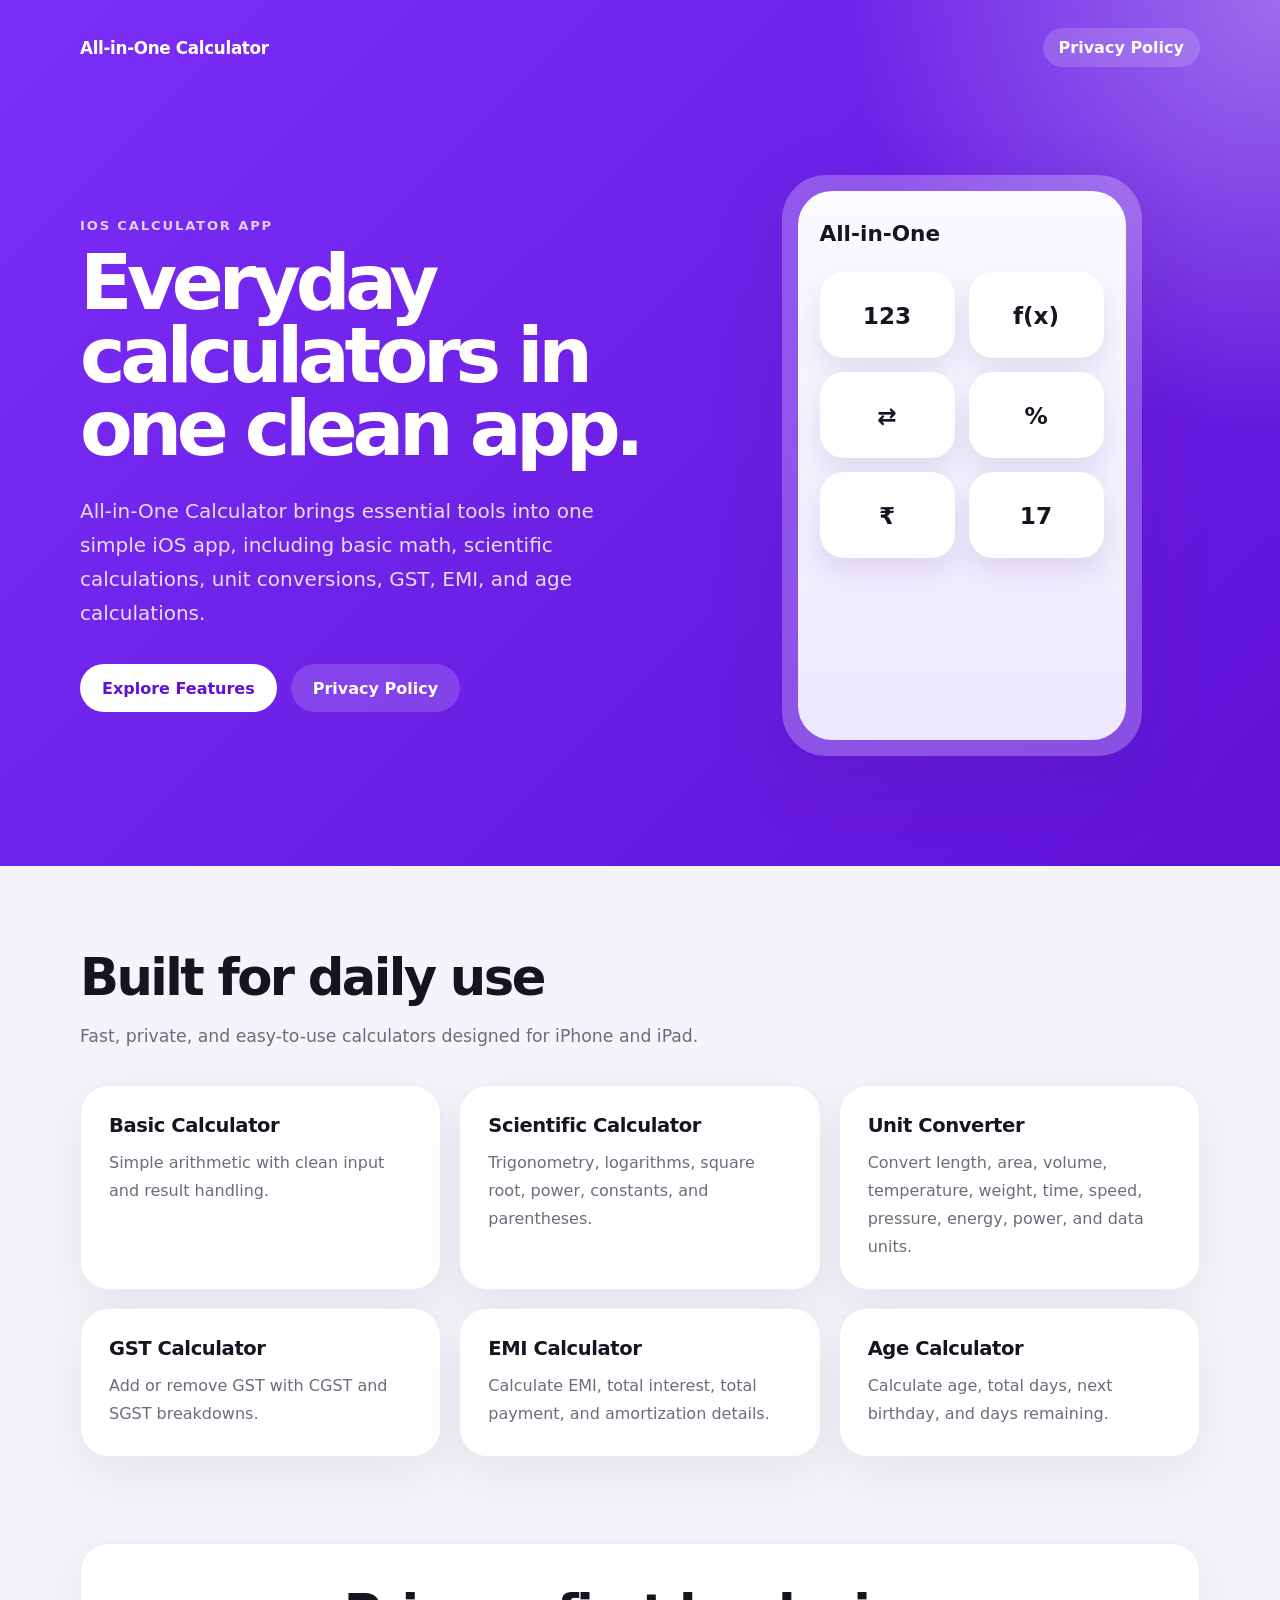
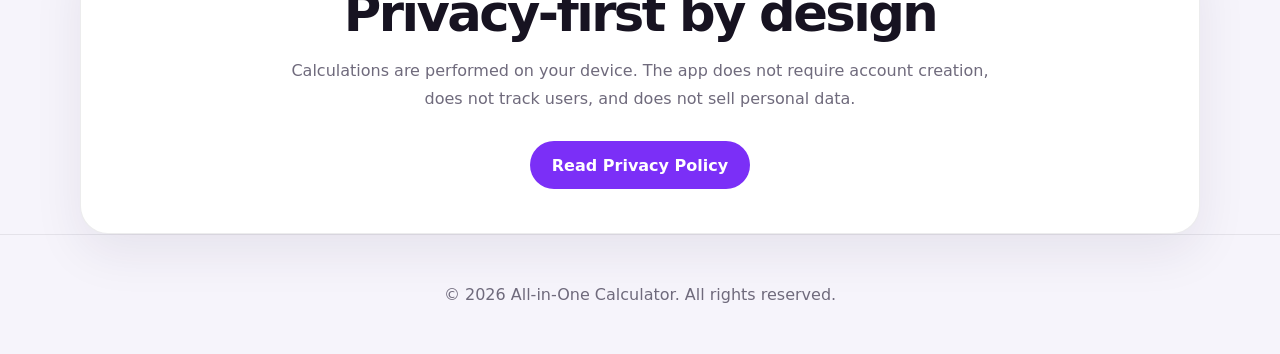
<file: index.html>
<!DOCTYPE html>
<html lang="en">
<head>
  <meta charset="UTF-8" />
  <meta name="viewport" content="width=device-width, initial-scale=1.0" />
  <meta name="description" content="All-in-One Calculator is an iOS app with basic calculator, scientific calculator, unit converter, GST calculator, EMI calculator, and age calculator tools." />
  <title>All-in-One Calculator</title>
  <link rel="stylesheet" href="./styles.css" />
</head>
<body>
  <header class="hero">
    <nav class="nav">
      <a class="brand" href="./index.html">All-in-One Calculator</a>
      <a href="./privacy.html" class="nav-link">Privacy Policy</a>
    </nav>

    <section class="hero-content">
      <div>
        <p class="eyebrow">iOS Calculator App</p>
        <h1>Everyday calculators in one clean app.</h1>
        <p class="hero-text">
          All-in-One Calculator brings essential tools into one simple iOS app, including basic math,
          scientific calculations, unit conversions, GST, EMI, and age calculations.
        </p>
        <div class="actions">
          <a href="#features" class="button primary">Explore Features</a>
          <a href="./privacy.html" class="button secondary">Privacy Policy</a>
        </div>
      </div>

      <div class="phone-card" aria-label="App preview">
        <div class="screen">
          <div class="screen-header">All-in-One</div>
          <div class="grid">
            <span>123</span>
            <span>f(x)</span>
            <span>⇄</span>
            <span>%</span>
            <span>₹</span>
            <span>17</span>
          </div>
        </div>
      </div>
    </section>
  </header>

  <main>
    <section id="features" class="section">
      <h2>Built for daily use</h2>
      <p class="section-subtitle">
        Fast, private, and easy-to-use calculators designed for iPhone and iPad.
      </p>

      <div class="feature-grid">
        <article class="card"><h3>Basic Calculator</h3><p>Simple arithmetic with clean input and result handling.</p></article>
        <article class="card"><h3>Scientific Calculator</h3><p>Trigonometry, logarithms, square root, power, constants, and parentheses.</p></article>
        <article class="card"><h3>Unit Converter</h3><p>Convert length, area, volume, temperature, weight, time, speed, pressure, energy, power, and data units.</p></article>
        <article class="card"><h3>GST Calculator</h3><p>Add or remove GST with CGST and SGST breakdowns.</p></article>
        <article class="card"><h3>EMI Calculator</h3><p>Calculate EMI, total interest, total payment, and amortization details.</p></article>
        <article class="card"><h3>Age Calculator</h3><p>Calculate age, total days, next birthday, and days remaining.</p></article>
      </div>
    </section>

    <section class="section privacy-callout">
      <h2>Privacy-first by design</h2>
      <p>
        Calculations are performed on your device. The app does not require account creation,
        does not track users, and does not sell personal data.
      </p>
      <a href="./privacy.html" class="button primary">Read Privacy Policy</a>
    </section>
  </main>

  <footer class="footer">
    <p>© <span id="year"></span> All-in-One Calculator. All rights reserved.</p>
  </footer>

  <script>
    document.getElementById("year").textContent = new Date().getFullYear();
  </script>
</body>
</html>
</file>
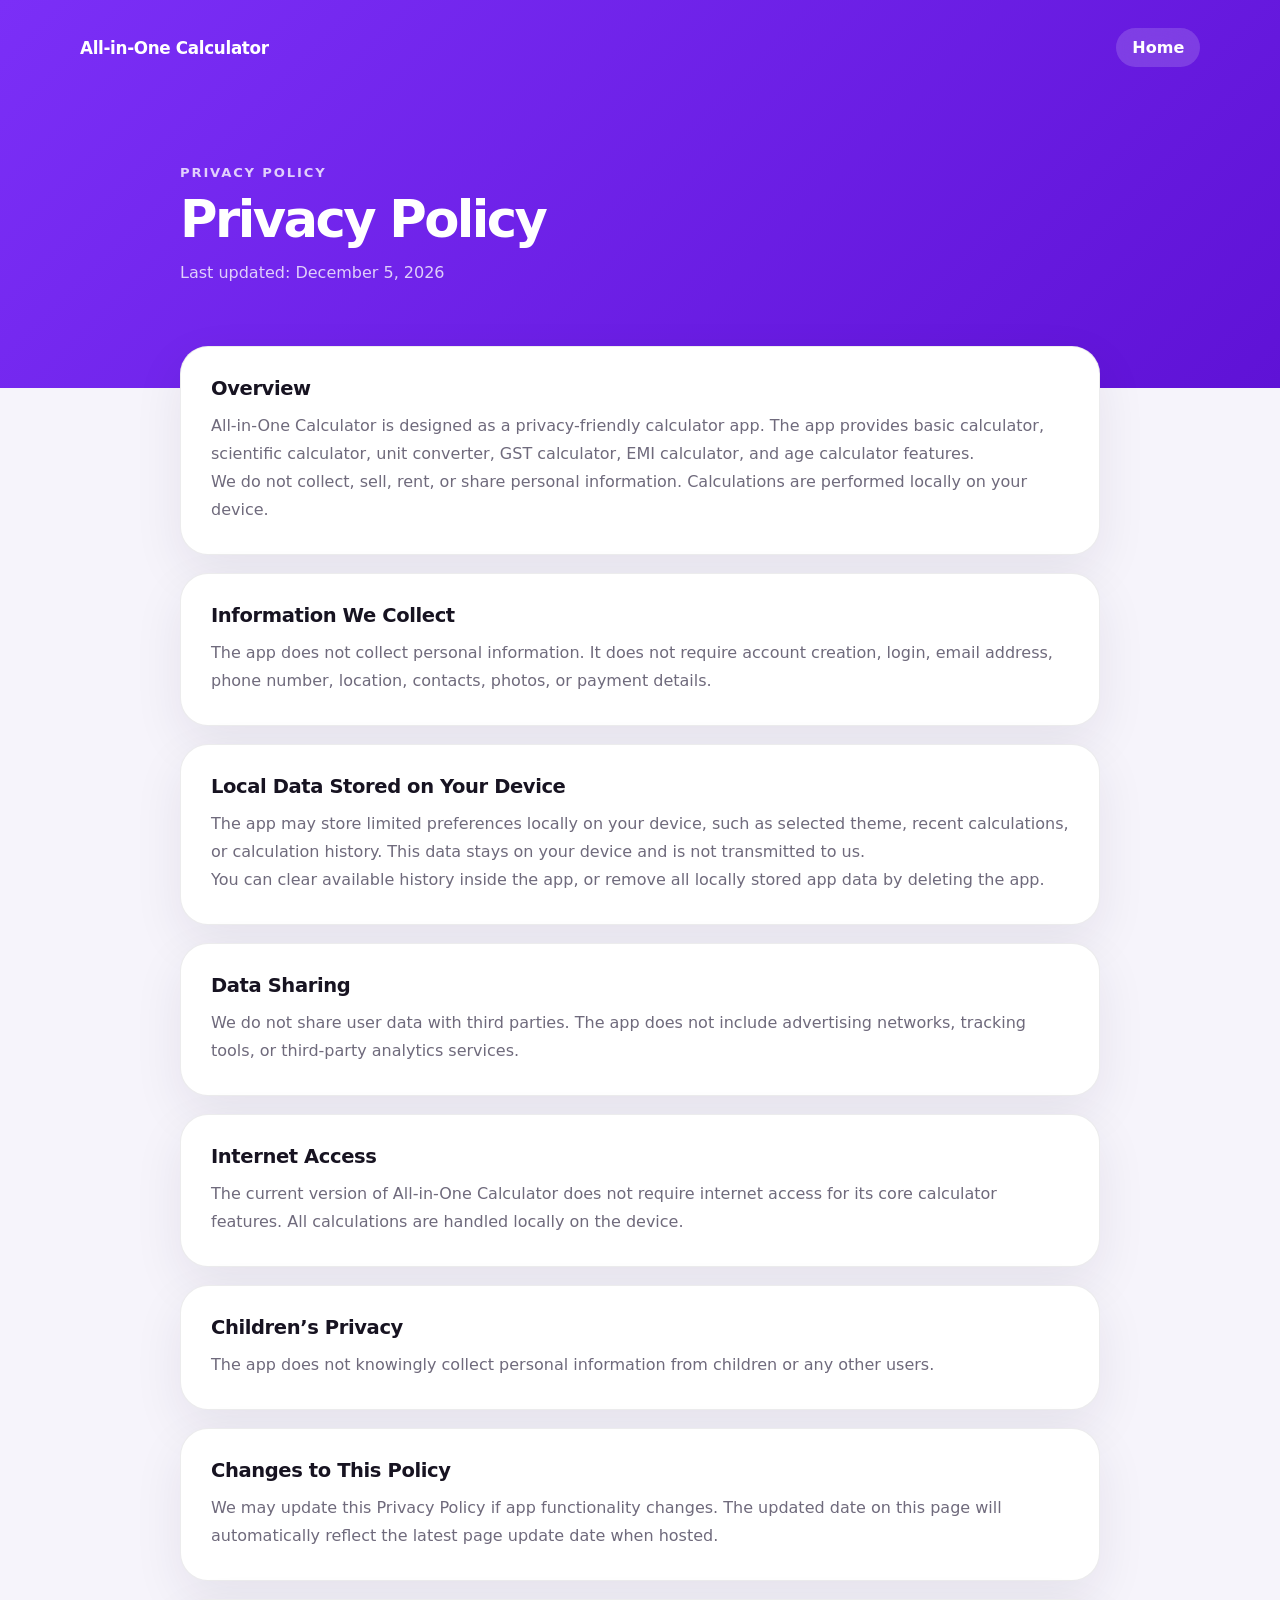
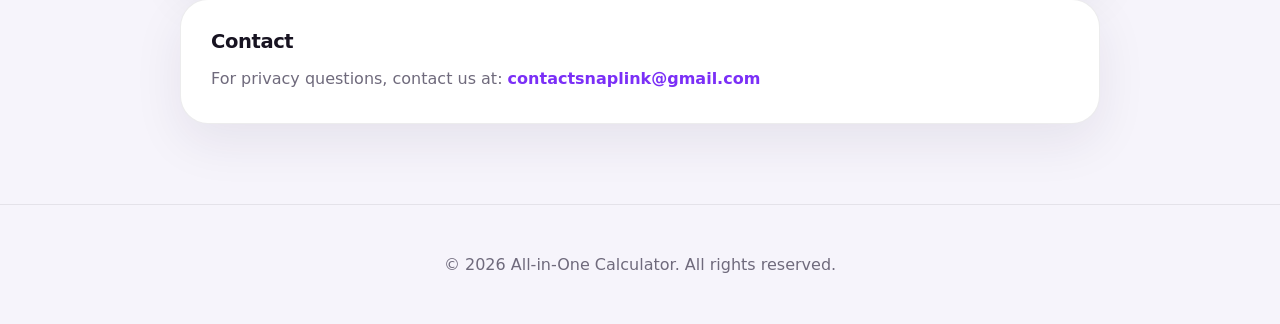
<file: privacy.html>
<!DOCTYPE html>
<html lang="en">
<head>
  <meta charset="UTF-8" />
  <meta name="viewport" content="width=device-width, initial-scale=1.0" />
  <meta name="description" content="Privacy Policy for All-in-One Calculator iOS app." />
  <title>Privacy Policy | All-in-One Calculator</title>
  <link rel="stylesheet" href="./styles.css" />
</head>
<body>
  <header class="policy-header">
    <nav class="nav">
      <a href="./index.html" class="brand">All-in-One Calculator</a>
      <a href="./index.html" class="nav-link">Home</a>
    </nav>

    <div class="policy-title">
      <p class="eyebrow">Privacy Policy</p>
      <h1>Privacy Policy</h1>
      <p>Last updated: <span id="last-updated"></span></p>
    </div>
  </header>

  <main class="policy-container">
    <section class="policy-card">
      <h2>Overview</h2>
      <p>
        All-in-One Calculator is designed as a privacy-friendly calculator app. The app provides
        basic calculator, scientific calculator, unit converter, GST calculator, EMI calculator,
        and age calculator features.
      </p>
      <p>
        We do not collect, sell, rent, or share personal information. Calculations are performed locally on your device.
      </p>
    </section>

    <section class="policy-card">
      <h2>Information We Collect</h2>
      <p>
        The app does not collect personal information. It does not require account creation, login,
        email address, phone number, location, contacts, photos, or payment details.
      </p>
    </section>

    <section class="policy-card">
      <h2>Local Data Stored on Your Device</h2>
      <p>
        The app may store limited preferences locally on your device, such as selected theme,
        recent calculations, or calculation history. This data stays on your device and is not transmitted to us.
      </p>
      <p>
        You can clear available history inside the app, or remove all locally stored app data by deleting the app.
      </p>
    </section>

    <section class="policy-card">
      <h2>Data Sharing</h2>
      <p>
        We do not share user data with third parties. The app does not include advertising networks,
        tracking tools, or third-party analytics services.
      </p>
    </section>

    <section class="policy-card">
      <h2>Internet Access</h2>
      <p>
        The current version of All-in-One Calculator does not require internet access for its core calculator features.
        All calculations are handled locally on the device.
      </p>
    </section>

    <section class="policy-card">
      <h2>Children’s Privacy</h2>
      <p>
        The app does not knowingly collect personal information from children or any other users.
      </p>
    </section>

    <section class="policy-card">
      <h2>Changes to This Policy</h2>
      <p>
        We may update this Privacy Policy if app functionality changes. The updated date on this page
        will automatically reflect the latest page update date when hosted.
      </p>
    </section>

    <section class="policy-card">
      <h2>Contact</h2>
      <p>
        For privacy questions, contact us at:
        <a href="mailto:contactsnaplink@gmail.com">contactsnaplink@gmail.com</a>
      </p>
    </section>
  </main>

  <footer class="footer">
    <p>© <span id="year"></span> All-in-One Calculator. All rights reserved.</p>
  </footer>

  <script>
    const formatDate = (date) => {
      return new Intl.DateTimeFormat("en-US", {
        year: "numeric",
        month: "long",
        day: "numeric"
      }).format(date);
    };

    document.getElementById("last-updated").textContent = formatDate(new Date(document.lastModified));
    document.getElementById("year").textContent = new Date().getFullYear();
  </script>
</body>
</html>
</file>
<file: styles.css>
:root {
  --primary: #7b2ff7;
  --primary-dark: #5f12d6;
  --bg: #f6f4fb;
  --surface: #ffffff;
  --text: #171321;
  --muted: #6f6a7c;
  --border: rgba(23, 19, 33, 0.08);
  --shadow: 0 24px 70px rgba(62, 31, 120, 0.16);
  --radius: 28px;
}

* {
  box-sizing: border-box;
}

html {
  scroll-behavior: smooth;
}

body {
  margin: 0;
  font-family: Inter, ui-sans-serif, system-ui, -apple-system, BlinkMacSystemFont, "Segoe UI", sans-serif;
  color: var(--text);
  background: var(--bg);
}

a {
  color: inherit;
  text-decoration: none;
}

.hero {
  min-height: 720px;
  background:
    radial-gradient(circle at top right, rgba(255, 255, 255, 0.35), transparent 28%),
    linear-gradient(135deg, var(--primary), var(--primary-dark));
  color: white;
  overflow: hidden;
}

.nav {
  width: min(1120px, calc(100% - 40px));
  margin: 0 auto;
  padding: 28px 0;
  display: flex;
  align-items: center;
  justify-content: space-between;
}

.brand {
  font-weight: 800;
  letter-spacing: -0.02em;
  font-size: 1.05rem;
}

.nav-link {
  padding: 10px 16px;
  border-radius: 999px;
  background: rgba(255, 255, 255, 0.16);
  color: white;
  font-weight: 700;
  backdrop-filter: blur(18px);
}

.hero-content {
  width: min(1120px, calc(100% - 40px));
  margin: 0 auto;
  padding: 80px 0 110px;
  display: grid;
  grid-template-columns: 1.1fr 0.9fr;
  gap: 60px;
  align-items: center;
}

.eyebrow {
  margin: 0 0 14px;
  font-size: 0.82rem;
  font-weight: 800;
  letter-spacing: 0.14em;
  text-transform: uppercase;
  color: rgba(255, 255, 255, 0.78);
}

h1 {
  margin: 0;
  font-size: clamp(2.6rem, 6vw, 5.7rem);
  line-height: 0.95;
  letter-spacing: -0.07em;
}

.hero-text {
  max-width: 660px;
  margin: 28px 0 0;
  font-size: clamp(1.05rem, 2vw, 1.25rem);
  line-height: 1.7;
  color: rgba(255, 255, 255, 0.84);
}

.actions {
  display: flex;
  flex-wrap: wrap;
  gap: 14px;
  margin-top: 34px;
}

.button {
  display: inline-flex;
  align-items: center;
  justify-content: center;
  min-height: 48px;
  padding: 0 22px;
  border-radius: 999px;
  font-weight: 800;
  transition: transform 0.2s ease, opacity 0.2s ease;
}

.button:hover {
  transform: translateY(-2px);
}

.button.primary {
  background: white;
  color: var(--primary-dark);
}

.button.secondary {
  background: rgba(255, 255, 255, 0.16);
  color: white;
  backdrop-filter: blur(18px);
}

.phone-card {
  justify-self: center;
  width: min(360px, 100%);
  aspect-ratio: 0.62;
  border-radius: 44px;
  padding: 16px;
  background: rgba(255, 255, 255, 0.25);
  box-shadow: var(--shadow);
  backdrop-filter: blur(22px);
}

.screen {
  height: 100%;
  border-radius: 34px;
  background: linear-gradient(180deg, #fbfaff, #eee8ff);
  padding: 30px 22px;
  color: var(--text);
}

.screen-header {
  font-size: 1.35rem;
  font-weight: 900;
  margin-bottom: 26px;
}

.grid {
  display: grid;
  grid-template-columns: repeat(2, 1fr);
  gap: 14px;
}

.grid span {
  min-height: 86px;
  border-radius: 24px;
  display: grid;
  place-items: center;
  font-size: 1.45rem;
  font-weight: 900;
  background: white;
  box-shadow: 0 14px 28px rgba(75, 45, 130, 0.12);
}

.section {
  width: min(1120px, calc(100% - 40px));
  margin: 0 auto;
  padding: 86px 0;
}

.section h2,
.policy-title h1 {
  margin: 0;
  font-size: clamp(2rem, 4vw, 3.6rem);
  line-height: 1;
  letter-spacing: -0.05em;
}

.section-subtitle {
  max-width: 720px;
  margin: 18px 0 0;
  color: var(--muted);
  font-size: 1.08rem;
  line-height: 1.75;
}

.feature-grid {
  margin-top: 34px;
  display: grid;
  grid-template-columns: repeat(3, 1fr);
  gap: 18px;
}

.card,
.policy-card,
.privacy-callout {
  background: var(--surface);
  border: 1px solid var(--border);
  border-radius: var(--radius);
  box-shadow: 0 18px 50px rgba(33, 24, 67, 0.08);
}

.card {
  padding: 28px;
}

.card h3,
.policy-card h2 {
  margin: 0 0 12px;
  font-size: 1.22rem;
  letter-spacing: -0.02em;
}

.card p,
.policy-card p,
.privacy-callout p {
  margin: 0;
  color: var(--muted);
  line-height: 1.75;
}

.privacy-callout {
  padding: 44px;
  text-align: center;
}

.privacy-callout p {
  max-width: 740px;
  margin: 18px auto 28px;
}

.privacy-callout .button.primary {
  background: var(--primary);
  color: white;
}

.policy-header {
  background: linear-gradient(135deg, var(--primary), var(--primary-dark));
  color: white;
}

.policy-title {
  width: min(920px, calc(100% - 40px));
  margin: 0 auto;
  padding: 70px 0 90px;
}

.policy-title p:last-child {
  margin-top: 18px;
  color: rgba(255, 255, 255, 0.78);
}

.policy-container {
  width: min(920px, calc(100% - 40px));
  margin: -42px auto 0;
  padding-bottom: 80px;
  display: grid;
  gap: 18px;
}

.policy-card {
  padding: 30px;
}

.policy-card a {
  color: var(--primary);
  font-weight: 800;
}

.footer {
  padding: 34px 20px;
  text-align: center;
  color: var(--muted);
  border-top: 1px solid var(--border);
}

@media (max-width: 860px) {
  .hero {
    min-height: auto;
  }

  .hero-content {
    grid-template-columns: 1fr;
    padding: 50px 0 80px;
  }

  .phone-card {
    width: min(320px, 92%);
  }

  .feature-grid {
    grid-template-columns: 1fr;
  }

  .section {
    padding: 64px 0;
  }
}

@media (max-width: 520px) {
  .nav {
    width: min(100% - 28px, 1120px);
  }

  .hero-content,
  .section,
  .policy-title,
  .policy-container {
    width: min(100% - 28px, 1120px);
  }

  .actions {
    flex-direction: column;
  }

  .button {
    width: 100%;
  }

  .privacy-callout {
    padding: 30px 22px;
  }

  .policy-card {
    padding: 24px;
  }
}
</file>
